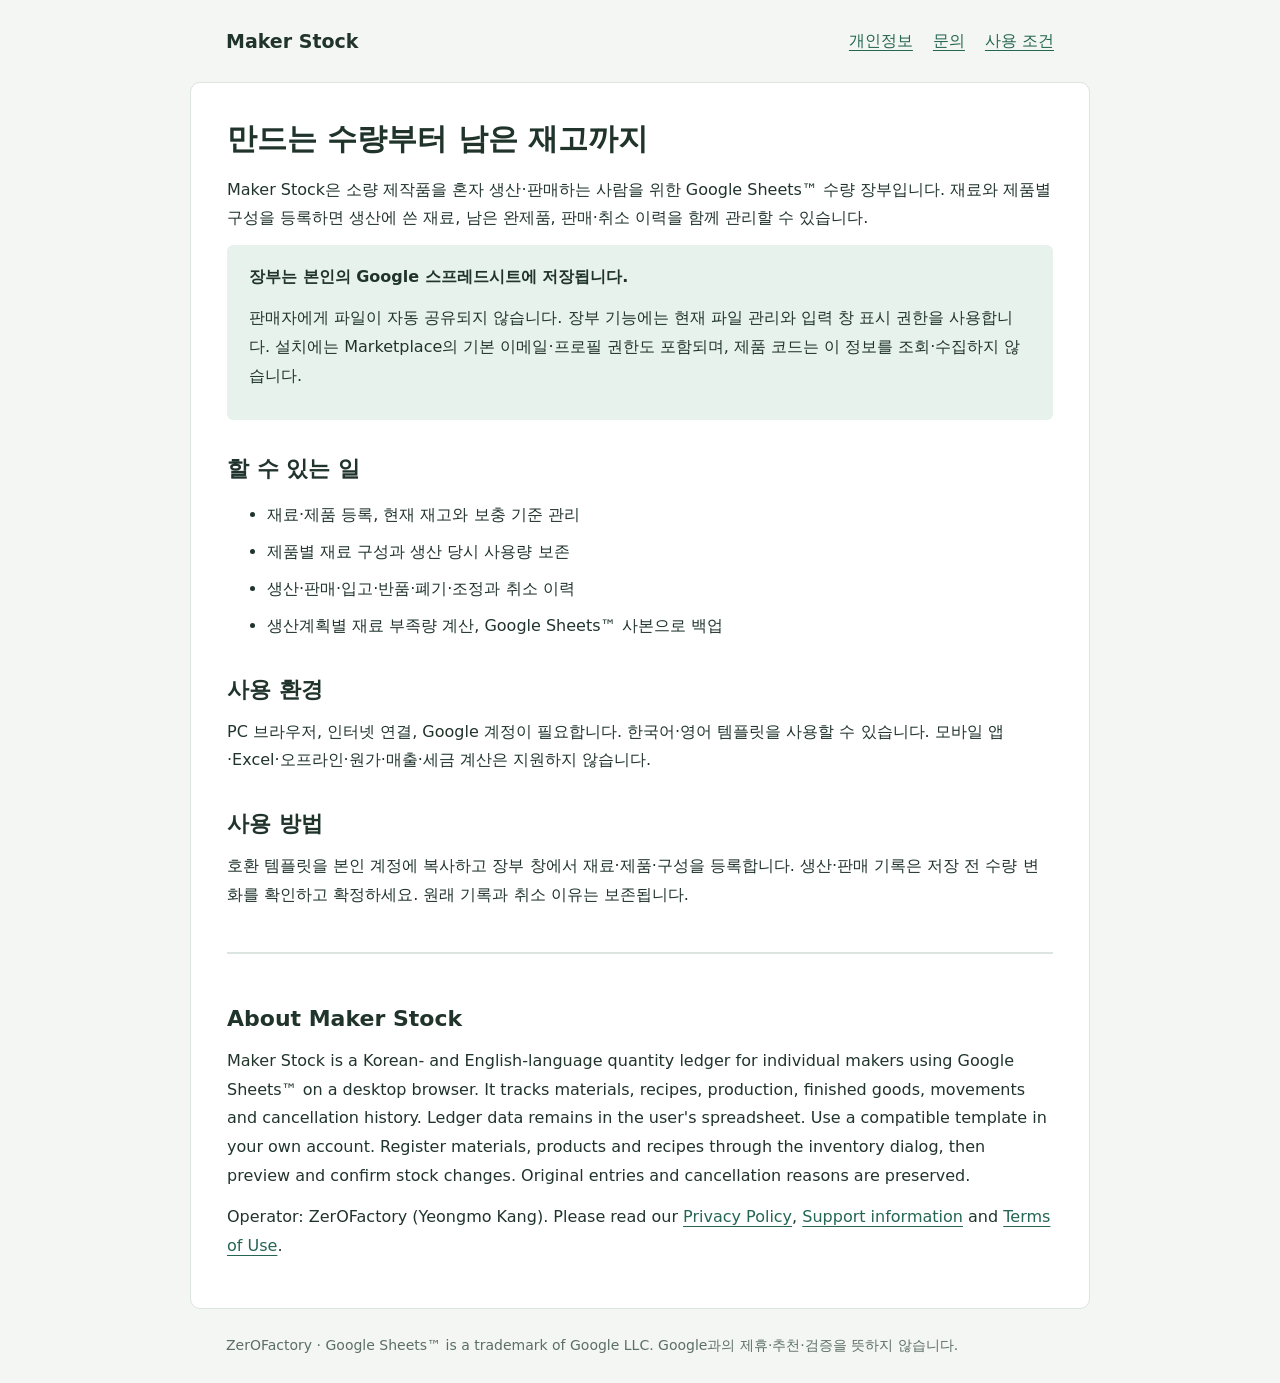
<file: index.html>
<!doctype html><html lang="ko"><head><meta charset="utf-8"><meta name="viewport" content="width=device-width,initial-scale=1"><title>Maker Stock · 생산·재료 재고 장부</title><link rel="stylesheet" href="style.css"><meta name="google-site-verification" content="T2JCr-J_T_pqVKp1oH4stgGnAm1h7gl-puTuQ-lnNH0" /></head><body><header><strong>Maker Stock</strong><nav aria-label="주요 안내"><a href="privacy.html">개인정보</a><a href="support.html">문의</a><a href="terms.html">사용 조건</a></nav></header><main><h1>만드는 수량부터 남은 재고까지</h1><p>Maker Stock은 소량 제작품을 혼자 생산·판매하는 사람을 위한 Google Sheets™ 수량 장부입니다. 재료와 제품별 구성을 등록하면 생산에 쓴 재료, 남은 완제품, 판매·취소 이력을 함께 관리할 수 있습니다.</p><div class="summary"><strong>장부는 본인의 Google 스프레드시트에 저장됩니다.</strong><p>판매자에게 파일이 자동 공유되지 않습니다. 장부 기능에는 현재 파일 관리와 입력 창 표시 권한을 사용합니다. 설치에는 Marketplace의 기본 이메일·프로필 권한도 포함되며, 제품 코드는 이 정보를 조회·수집하지 않습니다.</p></div><h2>할 수 있는 일</h2><ul><li>재료·제품 등록, 현재 재고와 보충 기준 관리</li><li>제품별 재료 구성과 생산 당시 사용량 보존</li><li>생산·판매·입고·반품·폐기·조정과 취소 이력</li><li>생산계획별 재료 부족량 계산, Google Sheets™ 사본으로 백업</li></ul><h2>사용 환경</h2><p>PC 브라우저, 인터넷 연결, Google 계정이 필요합니다. 한국어·영어 템플릿을 사용할 수 있습니다. 모바일 앱·Excel·오프라인·원가·매출·세금 계산은 지원하지 않습니다.</p><h2>사용 방법</h2><p>호환 템플릿을 본인 계정에 복사하고 장부 창에서 재료·제품·구성을 등록합니다. 생산·판매 기록은 저장 전 수량 변화를 확인하고 확정하세요. 원래 기록과 취소 이유는 보존됩니다.</p><section lang="en"><h2>About Maker Stock</h2><p>Maker Stock is a Korean- and English-language quantity ledger for individual makers using Google Sheets™ on a desktop browser. It tracks materials, recipes, production, finished goods, movements and cancellation history. Ledger data remains in the user's spreadsheet. Use a compatible template in your own account. Register materials, products and recipes through the inventory dialog, then preview and confirm stock changes. Original entries and cancellation reasons are preserved.</p><p>Operator: ZerOFactory (Yeongmo Kang). Please read our <a href="privacy.html#english">Privacy Policy</a>, <a href="support.html">Support information</a> and <a href="terms.html">Terms of Use</a>.</p></section></main><footer>ZerOFactory · Google Sheets™ is a trademark of Google LLC. Google과의 제휴·추천·검증을 뜻하지 않습니다.</footer></body></html>
</file>
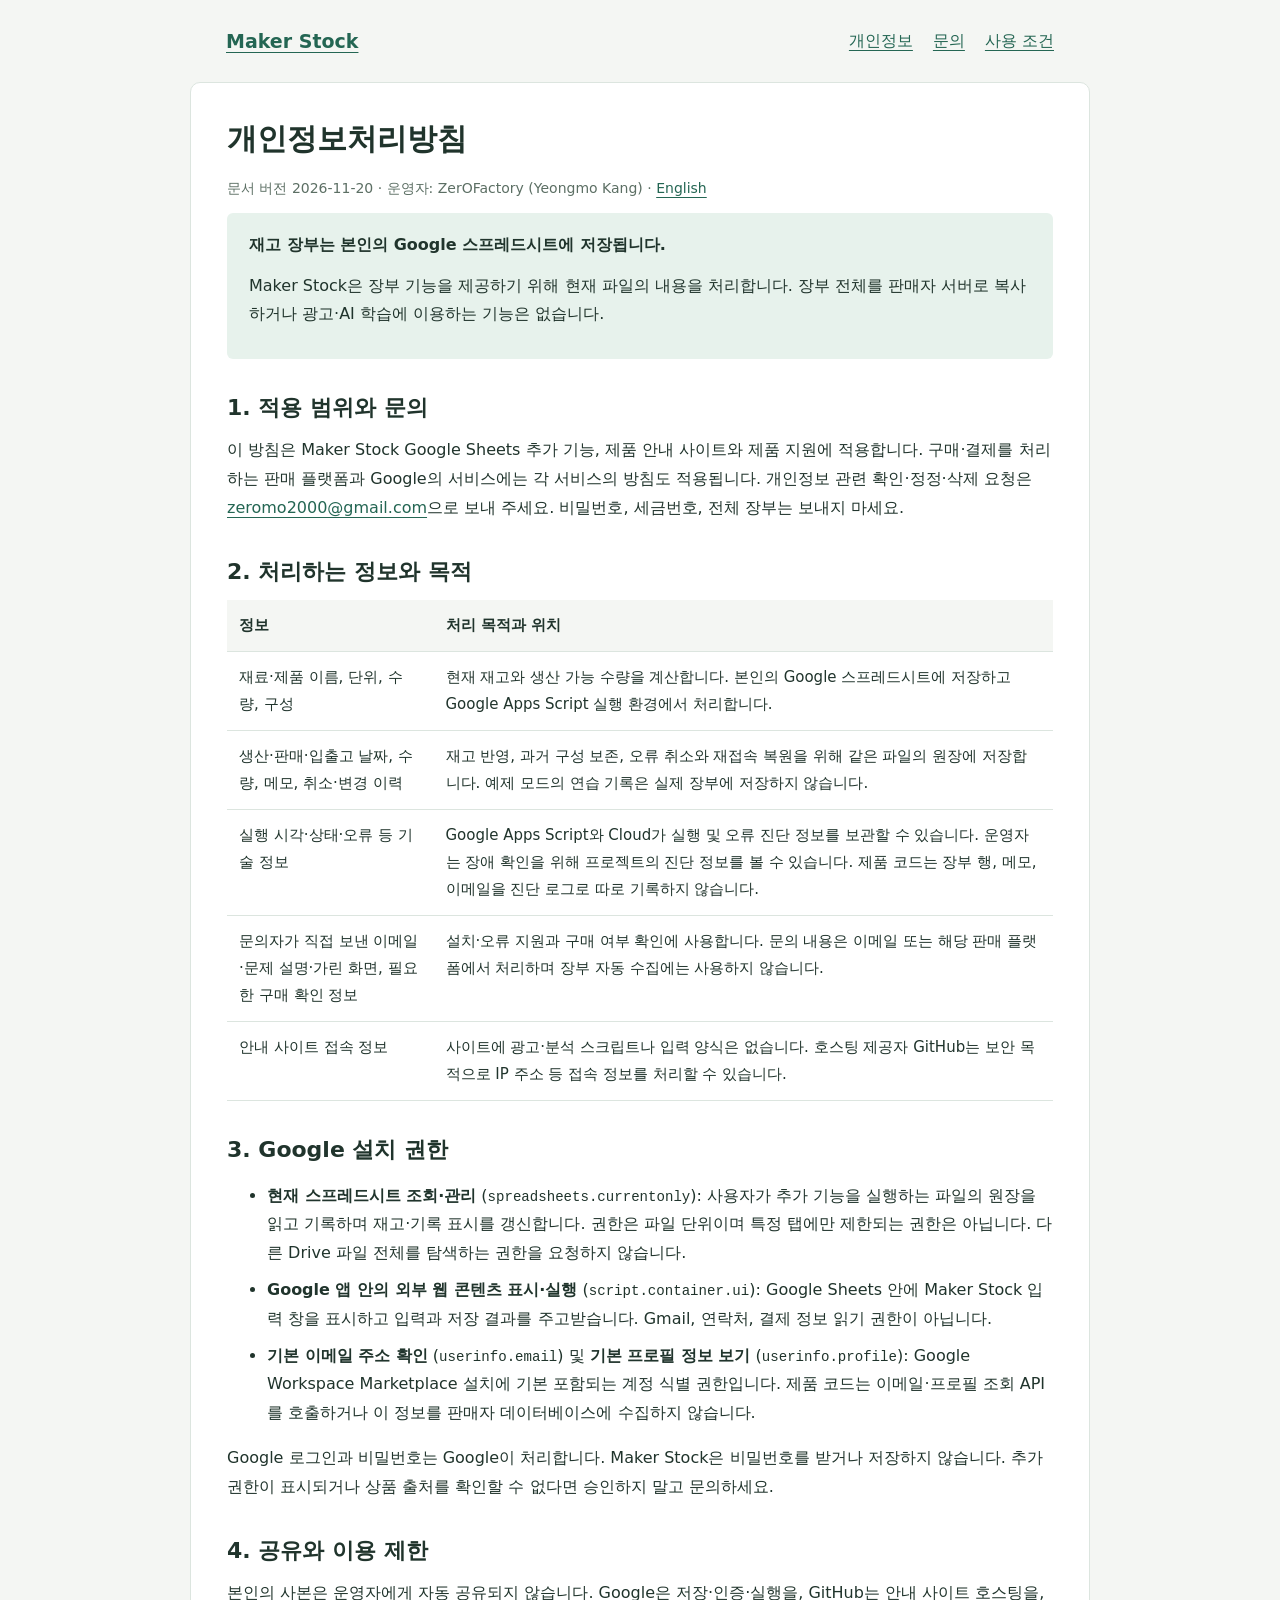
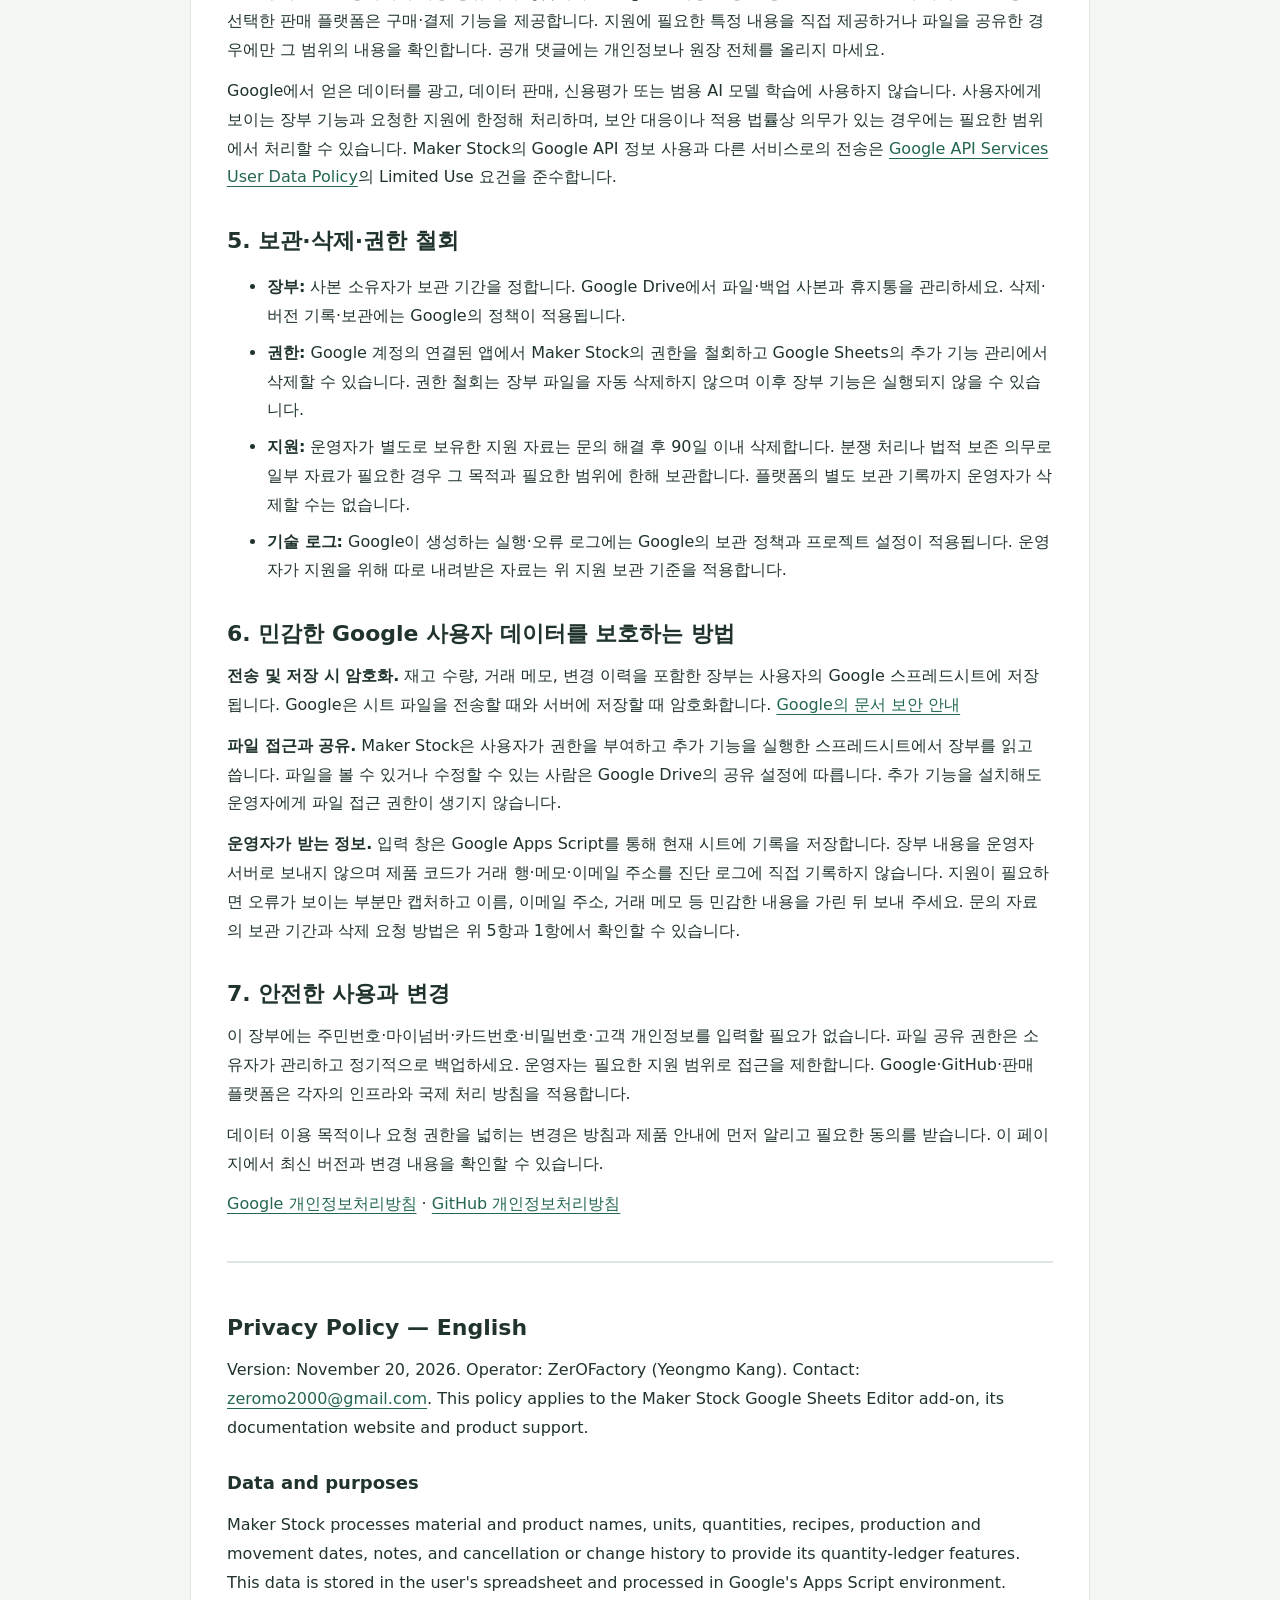
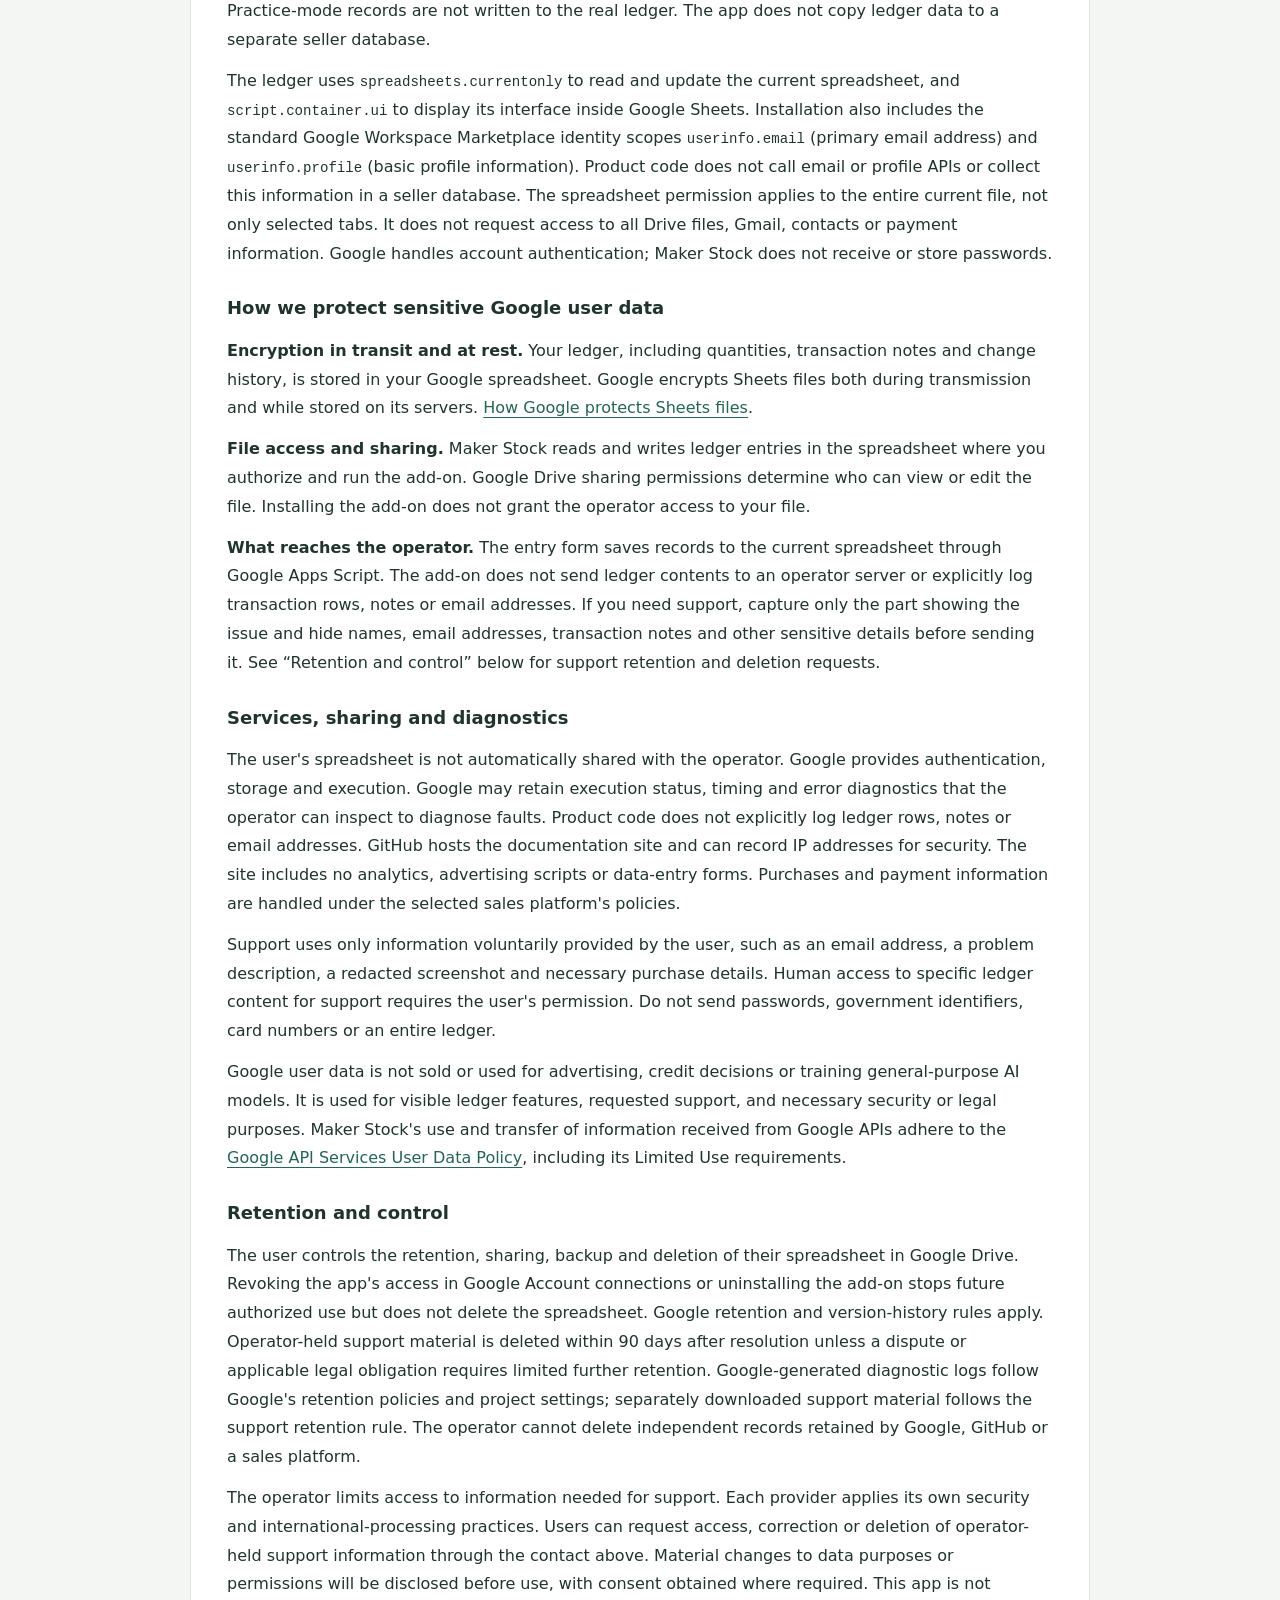
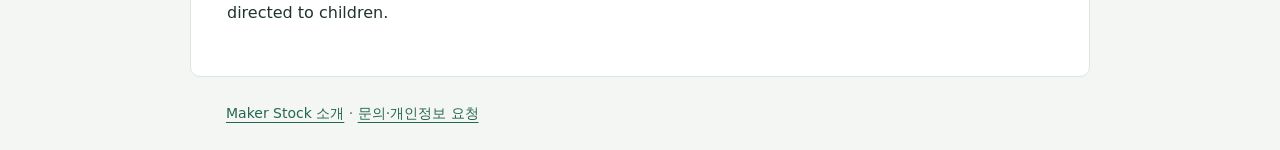
<file: privacy.html>
<!doctype html><html lang="ko"><head><meta charset="utf-8"><meta name="viewport" content="width=device-width,initial-scale=1"><title>개인정보처리방침 · Maker Stock</title><link rel="stylesheet" href="style.css"></head><body><header><strong><a href="index.html">Maker Stock</a></strong><nav aria-label="주요 안내"><a href="privacy.html" aria-current="page">개인정보</a><a href="support.html">문의</a><a href="terms.html">사용 조건</a></nav></header><main><h1>개인정보처리방침</h1><p class="meta">문서 버전 2026-11-20 · 운영자: ZerOFactory (Yeongmo Kang) · <a href="#english">English</a></p><div class="summary"><strong>재고 장부는 본인의 Google 스프레드시트에 저장됩니다.</strong><p>Maker Stock은 장부 기능을 제공하기 위해 현재 파일의 내용을 처리합니다. 장부 전체를 판매자 서버로 복사하거나 광고·AI 학습에 이용하는 기능은 없습니다.</p></div><h2>1. 적용 범위와 문의</h2><p>이 방침은 Maker Stock Google Sheets 추가 기능, 제품 안내 사이트와 제품 지원에 적용합니다. 구매·결제를 처리하는 판매 플랫폼과 Google의 서비스에는 각 서비스의 방침도 적용됩니다. 개인정보 관련 확인·정정·삭제 요청은 <a href="mailto:zeromo2000@gmail.com">zeromo2000@gmail.com</a>으로 보내 주세요. 비밀번호, 세금번호, 전체 장부는 보내지 마세요.</p><h2>2. 처리하는 정보와 목적</h2><div class="table"><table><thead><tr><th>정보</th><th>처리 목적과 위치</th></tr></thead><tbody><tr><td>재료·제품 이름, 단위, 수량, 구성</td><td>현재 재고와 생산 가능 수량을 계산합니다. 본인의 Google 스프레드시트에 저장하고 Google Apps Script 실행 환경에서 처리합니다.</td></tr><tr><td>생산·판매·입출고 날짜, 수량, 메모, 취소·변경 이력</td><td>재고 반영, 과거 구성 보존, 오류 취소와 재접속 복원을 위해 같은 파일의 원장에 저장합니다. 예제 모드의 연습 기록은 실제 장부에 저장하지 않습니다.</td></tr><tr><td>실행 시각·상태·오류 등 기술 정보</td><td>Google Apps Script와 Cloud가 실행 및 오류 진단 정보를 보관할 수 있습니다. 운영자는 장애 확인을 위해 프로젝트의 진단 정보를 볼 수 있습니다. 제품 코드는 장부 행, 메모, 이메일을 진단 로그로 따로 기록하지 않습니다.</td></tr><tr><td>문의자가 직접 보낸 이메일·문제 설명·가린 화면, 필요한 구매 확인 정보</td><td>설치·오류 지원과 구매 여부 확인에 사용합니다. 문의 내용은 이메일 또는 해당 판매 플랫폼에서 처리하며 장부 자동 수집에는 사용하지 않습니다.</td></tr><tr><td>안내 사이트 접속 정보</td><td>사이트에 광고·분석 스크립트나 입력 양식은 없습니다. 호스팅 제공자 GitHub는 보안 목적으로 IP 주소 등 접속 정보를 처리할 수 있습니다.</td></tr></tbody></table></div><h2>3. Google 설치 권한</h2><ul><li><strong>현재 스프레드시트 조회·관리</strong> (<code>spreadsheets.currentonly</code>): 사용자가 추가 기능을 실행하는 파일의 원장을 읽고 기록하며 재고·기록 표시를 갱신합니다. 권한은 파일 단위이며 특정 탭에만 제한되는 권한은 아닙니다. 다른 Drive 파일 전체를 탐색하는 권한을 요청하지 않습니다.</li><li><strong>Google 앱 안의 외부 웹 콘텐츠 표시·실행</strong> (<code>script.container.ui</code>): Google Sheets 안에 Maker Stock 입력 창을 표시하고 입력과 저장 결과를 주고받습니다. Gmail, 연락처, 결제 정보 읽기 권한이 아닙니다.</li><li><strong>기본 이메일 주소 확인</strong> (<code>userinfo.email</code>) 및 <strong>기본 프로필 정보 보기</strong> (<code>userinfo.profile</code>): Google Workspace Marketplace 설치에 기본 포함되는 계정 식별 권한입니다. 제품 코드는 이메일·프로필 조회 API를 호출하거나 이 정보를 판매자 데이터베이스에 수집하지 않습니다.</li></ul><p>Google 로그인과 비밀번호는 Google이 처리합니다. Maker Stock은 비밀번호를 받거나 저장하지 않습니다. 추가 권한이 표시되거나 상품 출처를 확인할 수 없다면 승인하지 말고 문의하세요.</p><h2>4. 공유와 이용 제한</h2><p>본인의 사본은 운영자에게 자동 공유되지 않습니다. Google은 저장·인증·실행을, GitHub는 안내 사이트 호스팅을, 선택한 판매 플랫폼은 구매·결제 기능을 제공합니다. 지원에 필요한 특정 내용을 직접 제공하거나 파일을 공유한 경우에만 그 범위의 내용을 확인합니다. 공개 댓글에는 개인정보나 원장 전체를 올리지 마세요.</p><p>Google에서 얻은 데이터를 광고, 데이터 판매, 신용평가 또는 범용 AI 모델 학습에 사용하지 않습니다. 사용자에게 보이는 장부 기능과 요청한 지원에 한정해 처리하며, 보안 대응이나 적용 법률상 의무가 있는 경우에는 필요한 범위에서 처리할 수 있습니다. Maker Stock의 Google API 정보 사용과 다른 서비스로의 전송은 <a href="https://developers.google.com/terms/api-services-user-data-policy">Google API Services User Data Policy</a>의 Limited Use 요건을 준수합니다.</p><h2>5. 보관·삭제·권한 철회</h2><ul><li><strong>장부:</strong> 사본 소유자가 보관 기간을 정합니다. Google Drive에서 파일·백업 사본과 휴지통을 관리하세요. 삭제·버전 기록·보관에는 Google의 정책이 적용됩니다.</li><li><strong>권한:</strong> Google 계정의 연결된 앱에서 Maker Stock의 권한을 철회하고 Google Sheets의 추가 기능 관리에서 삭제할 수 있습니다. 권한 철회는 장부 파일을 자동 삭제하지 않으며 이후 장부 기능은 실행되지 않을 수 있습니다.</li><li><strong>지원:</strong> 운영자가 별도로 보유한 지원 자료는 문의 해결 후 90일 이내 삭제합니다. 분쟁 처리나 법적 보존 의무로 일부 자료가 필요한 경우 그 목적과 필요한 범위에 한해 보관합니다. 플랫폼의 별도 보관 기록까지 운영자가 삭제할 수는 없습니다.</li><li><strong>기술 로그:</strong> Google이 생성하는 실행·오류 로그에는 Google의 보관 정책과 프로젝트 설정이 적용됩니다. 운영자가 지원을 위해 따로 내려받은 자료는 위 지원 보관 기준을 적용합니다.</li></ul><section id="data-protection-ko"><h2>6. 민감한 Google 사용자 데이터를 보호하는 방법</h2>
<p><strong>전송 및 저장 시 암호화.</strong> 재고 수량, 거래 메모, 변경 이력을 포함한 장부는 사용자의 Google 스프레드시트에 저장됩니다. Google은 시트 파일을 전송할 때와 서버에 저장할 때 암호화합니다. <a href="https://support.google.com/docs/answer/10381817?hl=ko">Google의 문서 보안 안내</a></p>
<p><strong>파일 접근과 공유.</strong> Maker Stock은 사용자가 권한을 부여하고 추가 기능을 실행한 스프레드시트에서 장부를 읽고 씁니다. 파일을 볼 수 있거나 수정할 수 있는 사람은 Google Drive의 공유 설정에 따릅니다. 추가 기능을 설치해도 운영자에게 파일 접근 권한이 생기지 않습니다.</p>
<p><strong>운영자가 받는 정보.</strong> 입력 창은 Google Apps Script를 통해 현재 시트에 기록을 저장합니다. 장부 내용을 운영자 서버로 보내지 않으며 제품 코드가 거래 행·메모·이메일 주소를 진단 로그에 직접 기록하지 않습니다. 지원이 필요하면 오류가 보이는 부분만 캡처하고 이름, 이메일 주소, 거래 메모 등 민감한 내용을 가린 뒤 보내 주세요. 문의 자료의 보관 기간과 삭제 요청 방법은 위 5항과 1항에서 확인할 수 있습니다.</p></section>
<h2>7. 안전한 사용과 변경</h2><p>이 장부에는 주민번호·마이넘버·카드번호·비밀번호·고객 개인정보를 입력할 필요가 없습니다. 파일 공유 권한은 소유자가 관리하고 정기적으로 백업하세요. 운영자는 필요한 지원 범위로 접근을 제한합니다. Google·GitHub·판매 플랫폼은 각자의 인프라와 국제 처리 방침을 적용합니다.</p><p>데이터 이용 목적이나 요청 권한을 넓히는 변경은 방침과 제품 안내에 먼저 알리고 필요한 동의를 받습니다. 이 페이지에서 최신 버전과 변경 내용을 확인할 수 있습니다.</p><p><a href="https://policies.google.com/privacy">Google 개인정보처리방침</a> · <a href="https://docs.github.com/en/site-policy/privacy-policies/github-general-privacy-statement">GitHub 개인정보처리방침</a></p><section id="english" lang="en"><h2>Privacy Policy — English</h2><p>Version: November 20, 2026. Operator: ZerOFactory (Yeongmo Kang). Contact: <a href="mailto:zeromo2000@gmail.com">zeromo2000@gmail.com</a>. This policy applies to the Maker Stock Google Sheets Editor add-on, its documentation website and product support.</p><h3>Data and purposes</h3><p>Maker Stock processes material and product names, units, quantities, recipes, production and movement dates, notes, and cancellation or change history to provide its quantity-ledger features. This data is stored in the user's spreadsheet and processed in Google's Apps Script environment. Practice-mode records are not written to the real ledger. The app does not copy ledger data to a separate seller database.</p><p>The ledger uses <code>spreadsheets.currentonly</code> to read and update the current spreadsheet, and <code>script.container.ui</code> to display its interface inside Google Sheets. Installation also includes the standard Google Workspace Marketplace identity scopes <code>userinfo.email</code> (primary email address) and <code>userinfo.profile</code> (basic profile information). Product code does not call email or profile APIs or collect this information in a seller database. The spreadsheet permission applies to the entire current file, not only selected tabs. It does not request access to all Drive files, Gmail, contacts or payment information. Google handles account authentication; Maker Stock does not receive or store passwords.</p><section id="data-protection"><h3>How we protect sensitive Google user data</h3>
<p><strong>Encryption in transit and at rest.</strong> Your ledger, including quantities, transaction notes and change history, is stored in your Google spreadsheet. Google encrypts Sheets files both during transmission and while stored on its servers. <a href="https://support.google.com/docs/answer/10381817?hl=en">How Google protects Sheets files</a>.</p>
<p><strong>File access and sharing.</strong> Maker Stock reads and writes ledger entries in the spreadsheet where you authorize and run the add-on. Google Drive sharing permissions determine who can view or edit the file. Installing the add-on does not grant the operator access to your file.</p>
<p><strong>What reaches the operator.</strong> The entry form saves records to the current spreadsheet through Google Apps Script. The add-on does not send ledger contents to an operator server or explicitly log transaction rows, notes or email addresses. If you need support, capture only the part showing the issue and hide names, email addresses, transaction notes and other sensitive details before sending it. See “Retention and control” below for support retention and deletion requests.</p></section>
<h3>Services, sharing and diagnostics</h3><p>The user's spreadsheet is not automatically shared with the operator. Google provides authentication, storage and execution. Google may retain execution status, timing and error diagnostics that the operator can inspect to diagnose faults. Product code does not explicitly log ledger rows, notes or email addresses. GitHub hosts the documentation site and can record IP addresses for security. The site includes no analytics, advertising scripts or data-entry forms. Purchases and payment information are handled under the selected sales platform's policies.</p><p>Support uses only information voluntarily provided by the user, such as an email address, a problem description, a redacted screenshot and necessary purchase details. Human access to specific ledger content for support requires the user's permission. Do not send passwords, government identifiers, card numbers or an entire ledger.</p><p>Google user data is not sold or used for advertising, credit decisions or training general-purpose AI models. It is used for visible ledger features, requested support, and necessary security or legal purposes. Maker Stock's use and transfer of information received from Google APIs adhere to the <a href="https://developers.google.com/terms/api-services-user-data-policy">Google API Services User Data Policy</a>, including its Limited Use requirements.</p><h3>Retention and control</h3><p>The user controls the retention, sharing, backup and deletion of their spreadsheet in Google Drive. Revoking the app's access in Google Account connections or uninstalling the add-on stops future authorized use but does not delete the spreadsheet. Google retention and version-history rules apply. Operator-held support material is deleted within 90 days after resolution unless a dispute or applicable legal obligation requires limited further retention. Google-generated diagnostic logs follow Google's retention policies and project settings; separately downloaded support material follows the support retention rule. The operator cannot delete independent records retained by Google, GitHub or a sales platform.</p><p>The operator limits access to information needed for support. Each provider applies its own security and international-processing practices. Users can request access, correction or deletion of operator-held support information through the contact above. Material changes to data purposes or permissions will be disclosed before use, with consent obtained where required. This app is not directed to children.</p></section></main><footer><a href="index.html">Maker Stock 소개</a> · <a href="support.html">문의·개인정보 요청</a></footer></body></html>
</file>
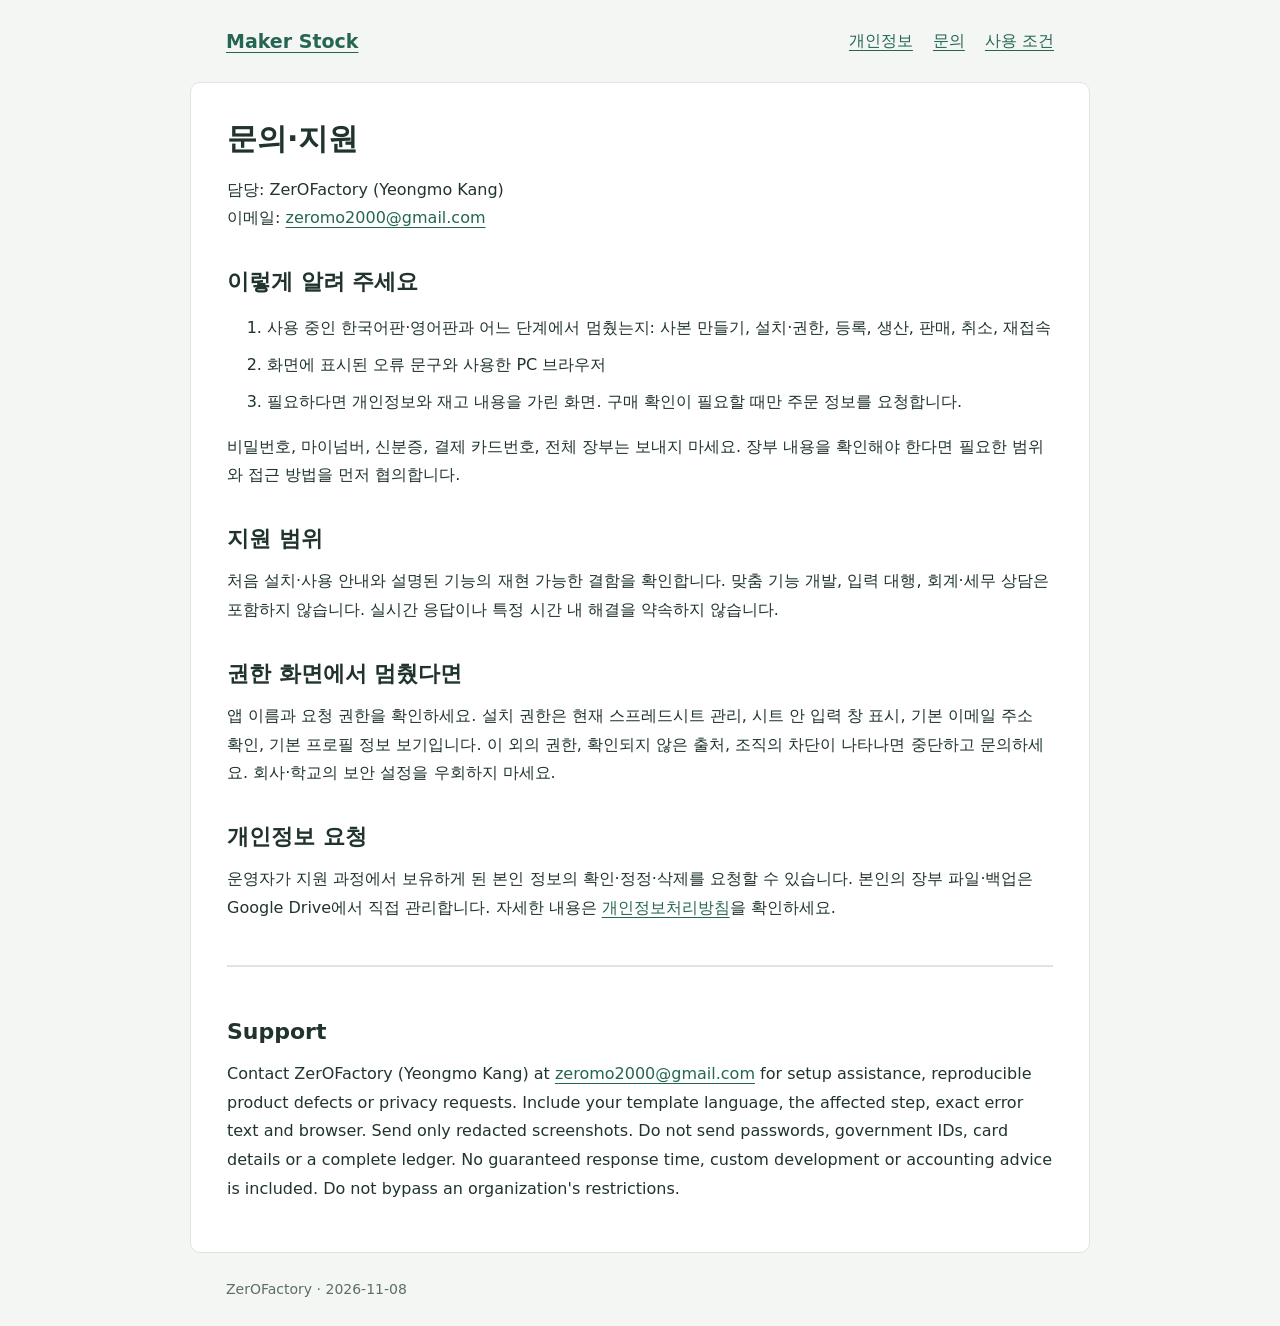
<file: support.html>
<!doctype html><html lang="ko"><head><meta charset="utf-8"><meta name="viewport" content="width=device-width,initial-scale=1"><title>문의·지원 · Maker Stock</title><link rel="stylesheet" href="style.css"></head><body><header><strong><a href="index.html">Maker Stock</a></strong><nav aria-label="주요 안내"><a href="privacy.html">개인정보</a><a href="support.html" aria-current="page">문의</a><a href="terms.html">사용 조건</a></nav></header><main><h1>문의·지원</h1><p>담당: ZerOFactory (Yeongmo Kang)<br>이메일: <a href="mailto:zeromo2000@gmail.com">zeromo2000@gmail.com</a></p><h2>이렇게 알려 주세요</h2><ol><li>사용 중인 한국어판·영어판과 어느 단계에서 멈췄는지: 사본 만들기, 설치·권한, 등록, 생산, 판매, 취소, 재접속</li><li>화면에 표시된 오류 문구와 사용한 PC 브라우저</li><li>필요하다면 개인정보와 재고 내용을 가린 화면. 구매 확인이 필요할 때만 주문 정보를 요청합니다.</li></ol><p>비밀번호, 마이넘버, 신분증, 결제 카드번호, 전체 장부는 보내지 마세요. 장부 내용을 확인해야 한다면 필요한 범위와 접근 방법을 먼저 협의합니다.</p><h2>지원 범위</h2><p>처음 설치·사용 안내와 설명된 기능의 재현 가능한 결함을 확인합니다. 맞춤 기능 개발, 입력 대행, 회계·세무 상담은 포함하지 않습니다. 실시간 응답이나 특정 시간 내 해결을 약속하지 않습니다.</p><h2>권한 화면에서 멈췄다면</h2><p>앱 이름과 요청 권한을 확인하세요. 설치 권한은 현재 스프레드시트 관리, 시트 안 입력 창 표시, 기본 이메일 주소 확인, 기본 프로필 정보 보기입니다. 이 외의 권한, 확인되지 않은 출처, 조직의 차단이 나타나면 중단하고 문의하세요. 회사·학교의 보안 설정을 우회하지 마세요.</p><h2>개인정보 요청</h2><p>운영자가 지원 과정에서 보유하게 된 본인 정보의 확인·정정·삭제를 요청할 수 있습니다. 본인의 장부 파일·백업은 Google Drive에서 직접 관리합니다. 자세한 내용은 <a href="privacy.html">개인정보처리방침</a>을 확인하세요.</p><section lang="en"><h2>Support</h2><p>Contact ZerOFactory (Yeongmo Kang) at <a href="mailto:zeromo2000@gmail.com">zeromo2000@gmail.com</a> for setup assistance, reproducible product defects or privacy requests. Include your template language, the affected step, exact error text and browser. Send only redacted screenshots. Do not send passwords, government IDs, card details or a complete ledger. No guaranteed response time, custom development or accounting advice is included. Do not bypass an organization's restrictions.</p></section></main><footer>ZerOFactory · 2026-11-08</footer></body></html>
</file>
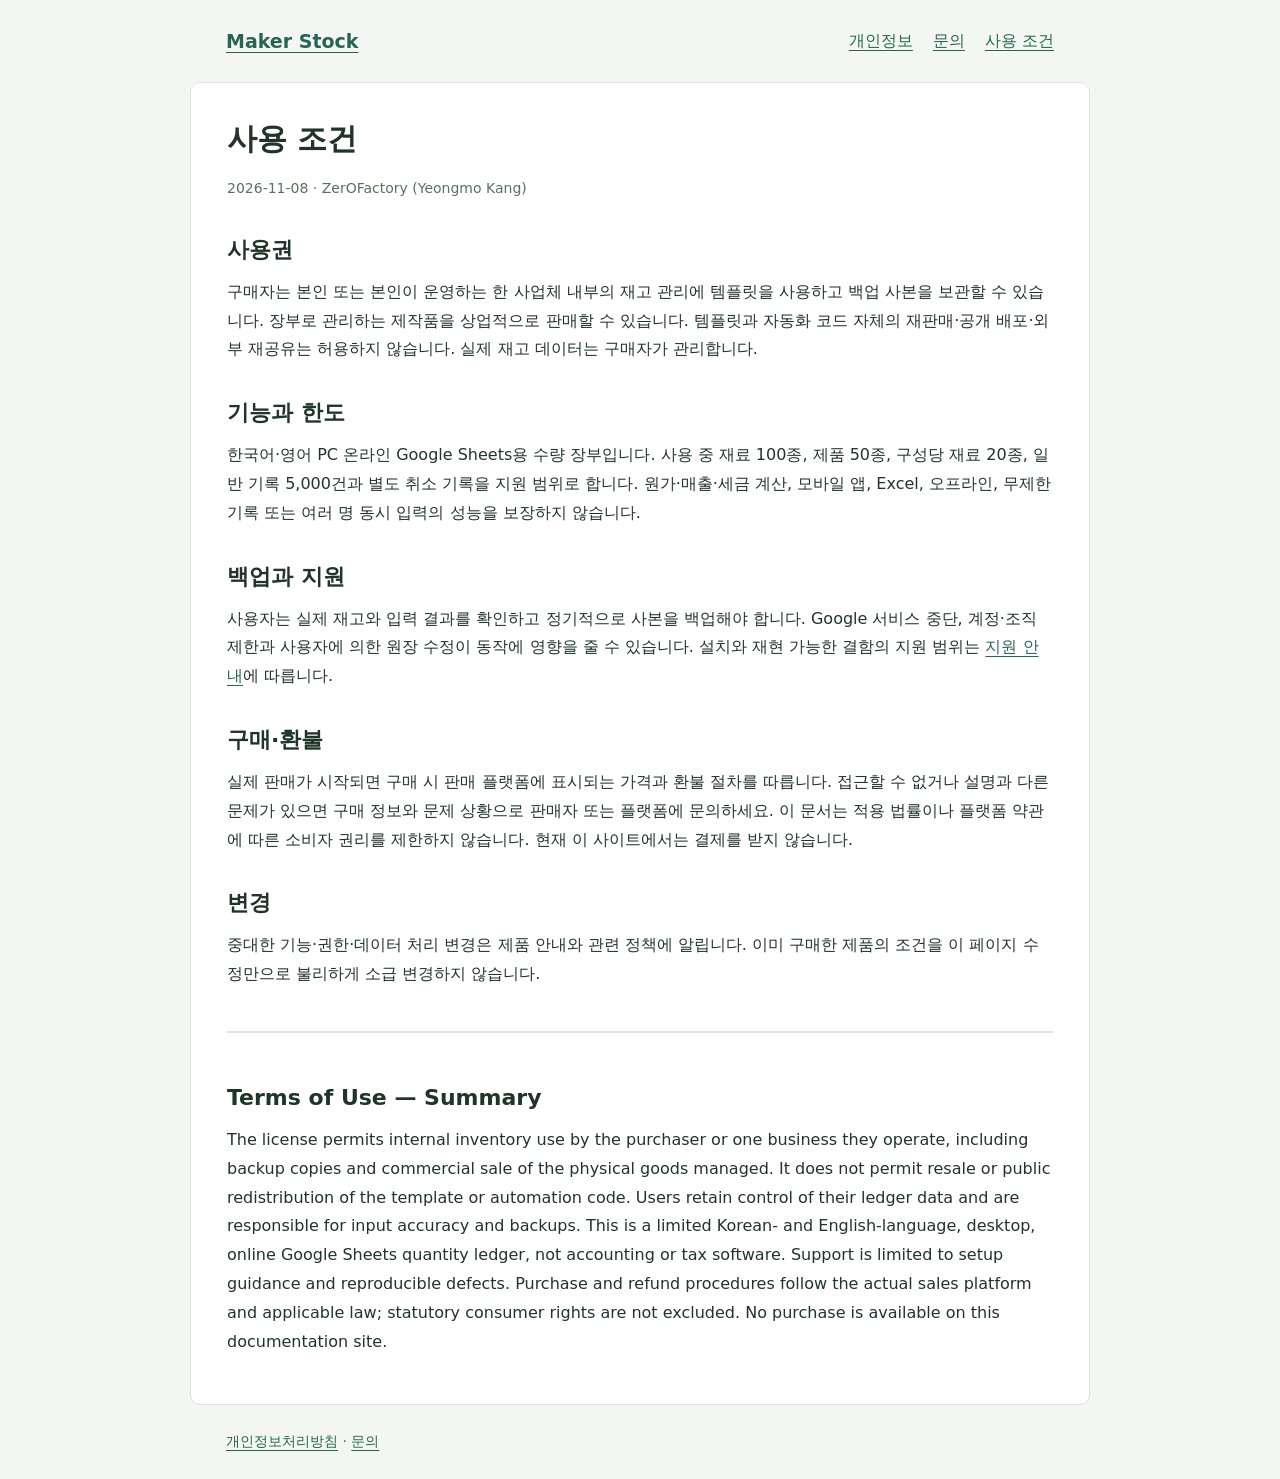
<file: terms.html>
<!doctype html><html lang="ko"><head><meta charset="utf-8"><meta name="viewport" content="width=device-width,initial-scale=1"><title>사용 조건 · Maker Stock</title><link rel="stylesheet" href="style.css"></head><body><header><strong><a href="index.html">Maker Stock</a></strong><nav aria-label="주요 안내"><a href="privacy.html">개인정보</a><a href="support.html">문의</a><a href="terms.html" aria-current="page">사용 조건</a></nav></header><main><h1>사용 조건</h1><p class="meta">2026-11-08 · ZerOFactory (Yeongmo Kang)</p><h2>사용권</h2><p>구매자는 본인 또는 본인이 운영하는 한 사업체 내부의 재고 관리에 템플릿을 사용하고 백업 사본을 보관할 수 있습니다. 장부로 관리하는 제작품을 상업적으로 판매할 수 있습니다. 템플릿과 자동화 코드 자체의 재판매·공개 배포·외부 재공유는 허용하지 않습니다. 실제 재고 데이터는 구매자가 관리합니다.</p><h2>기능과 한도</h2><p>한국어·영어 PC 온라인 Google Sheets용 수량 장부입니다. 사용 중 재료 100종, 제품 50종, 구성당 재료 20종, 일반 기록 5,000건과 별도 취소 기록을 지원 범위로 합니다. 원가·매출·세금 계산, 모바일 앱, Excel, 오프라인, 무제한 기록 또는 여러 명 동시 입력의 성능을 보장하지 않습니다.</p><h2>백업과 지원</h2><p>사용자는 실제 재고와 입력 결과를 확인하고 정기적으로 사본을 백업해야 합니다. Google 서비스 중단, 계정·조직 제한과 사용자에 의한 원장 수정이 동작에 영향을 줄 수 있습니다. 설치와 재현 가능한 결함의 지원 범위는 <a href="support.html">지원 안내</a>에 따릅니다.</p><h2>구매·환불</h2><p>실제 판매가 시작되면 구매 시 판매 플랫폼에 표시되는 가격과 환불 절차를 따릅니다. 접근할 수 없거나 설명과 다른 문제가 있으면 구매 정보와 문제 상황으로 판매자 또는 플랫폼에 문의하세요. 이 문서는 적용 법률이나 플랫폼 약관에 따른 소비자 권리를 제한하지 않습니다. 현재 이 사이트에서는 결제를 받지 않습니다.</p><h2>변경</h2><p>중대한 기능·권한·데이터 처리 변경은 제품 안내와 관련 정책에 알립니다. 이미 구매한 제품의 조건을 이 페이지 수정만으로 불리하게 소급 변경하지 않습니다.</p><section lang="en"><h2>Terms of Use — Summary</h2><p>The license permits internal inventory use by the purchaser or one business they operate, including backup copies and commercial sale of the physical goods managed. It does not permit resale or public redistribution of the template or automation code. Users retain control of their ledger data and are responsible for input accuracy and backups. This is a limited Korean- and English-language, desktop, online Google Sheets quantity ledger, not accounting or tax software. Support is limited to setup guidance and reproducible defects. Purchase and refund procedures follow the actual sales platform and applicable law; statutory consumer rights are not excluded. No purchase is available on this documentation site.</p></section></main><footer><a href="privacy.html">개인정보처리방침</a> · <a href="support.html">문의</a></footer></body></html>
</file>
<file: style.css>
:root{color-scheme:light;--ink:#20342c;--muted:#5c6f64;--line:#dce5df;--paper:#fff;--canvas:#f4f6f3;--green:#246653}*{box-sizing:border-box}body{margin:0;background:var(--canvas);color:var(--ink);font:16px/1.8 system-ui,"Malgun Gothic",sans-serif}header,main,footer{max-width:900px;margin:auto;padding:24px 36px}header{display:flex;gap:28px;justify-content:space-between;align-items:center}header strong{font-size:19px}nav{display:flex;flex-wrap:wrap;gap:20px}a{color:var(--green);text-underline-offset:4px}main{background:var(--paper);border:1px solid var(--line);border-radius:10px;padding:36px}h1{font-size:30px;line-height:1.35;margin:0 0 16px}h2{font-size:22px;line-height:1.5;margin:32px 0 12px}h3{font-size:18px;margin:24px 0 8px}p{margin:12px 0}li{margin:8px 0}.meta,footer{color:var(--muted);font-size:14px}.notice{background:#fff5db;border-left:4px solid #aa7c17;padding:14px 18px;margin:0 0 24px}.summary{background:#e7f2ec;border-radius:6px;padding:18px 22px}.table{overflow-x:auto}table{width:100%;border-collapse:collapse;font-size:15px}th,td{padding:12px;text-align:left;vertical-align:top;border-bottom:1px solid var(--line)}th{background:var(--canvas)}th:first-child{width:25%}code{overflow-wrap:anywhere;font-size:.88em}section[lang=en]{border-top:2px solid var(--line);margin-top:42px;padding-top:16px}a:focus-visible{outline:3px solid #aa7c17;outline-offset:4px}@media(max-width:650px){header{display:block}nav{margin-top:12px;gap:14px}header,main,footer{padding:22px}main{border:0;border-radius:0}h1{font-size:26px}}@media print{header nav,.notice{display:none}body{background:white}main{border:0;padding:0}header,main,footer{max-width:none}h2,h3{break-after:avoid}tr,li{break-inside:avoid}a{color:inherit}}
</file>
